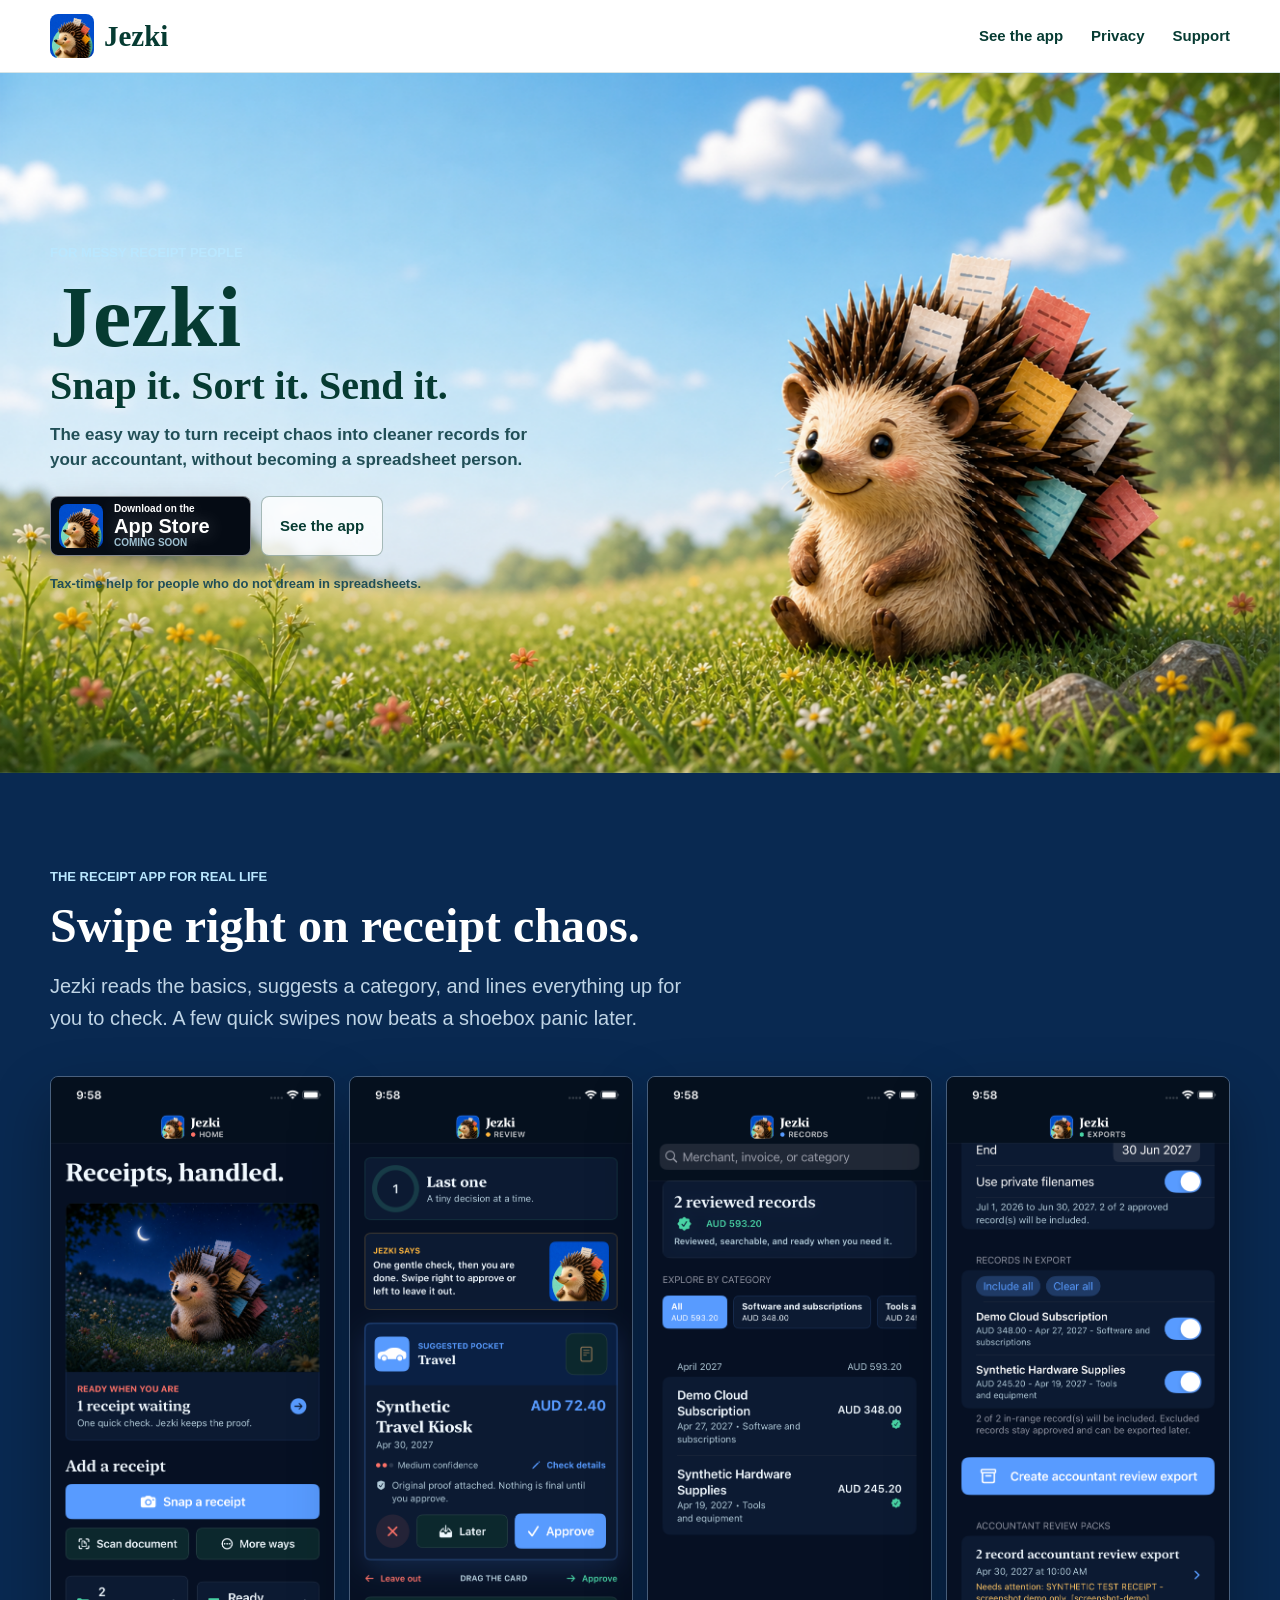
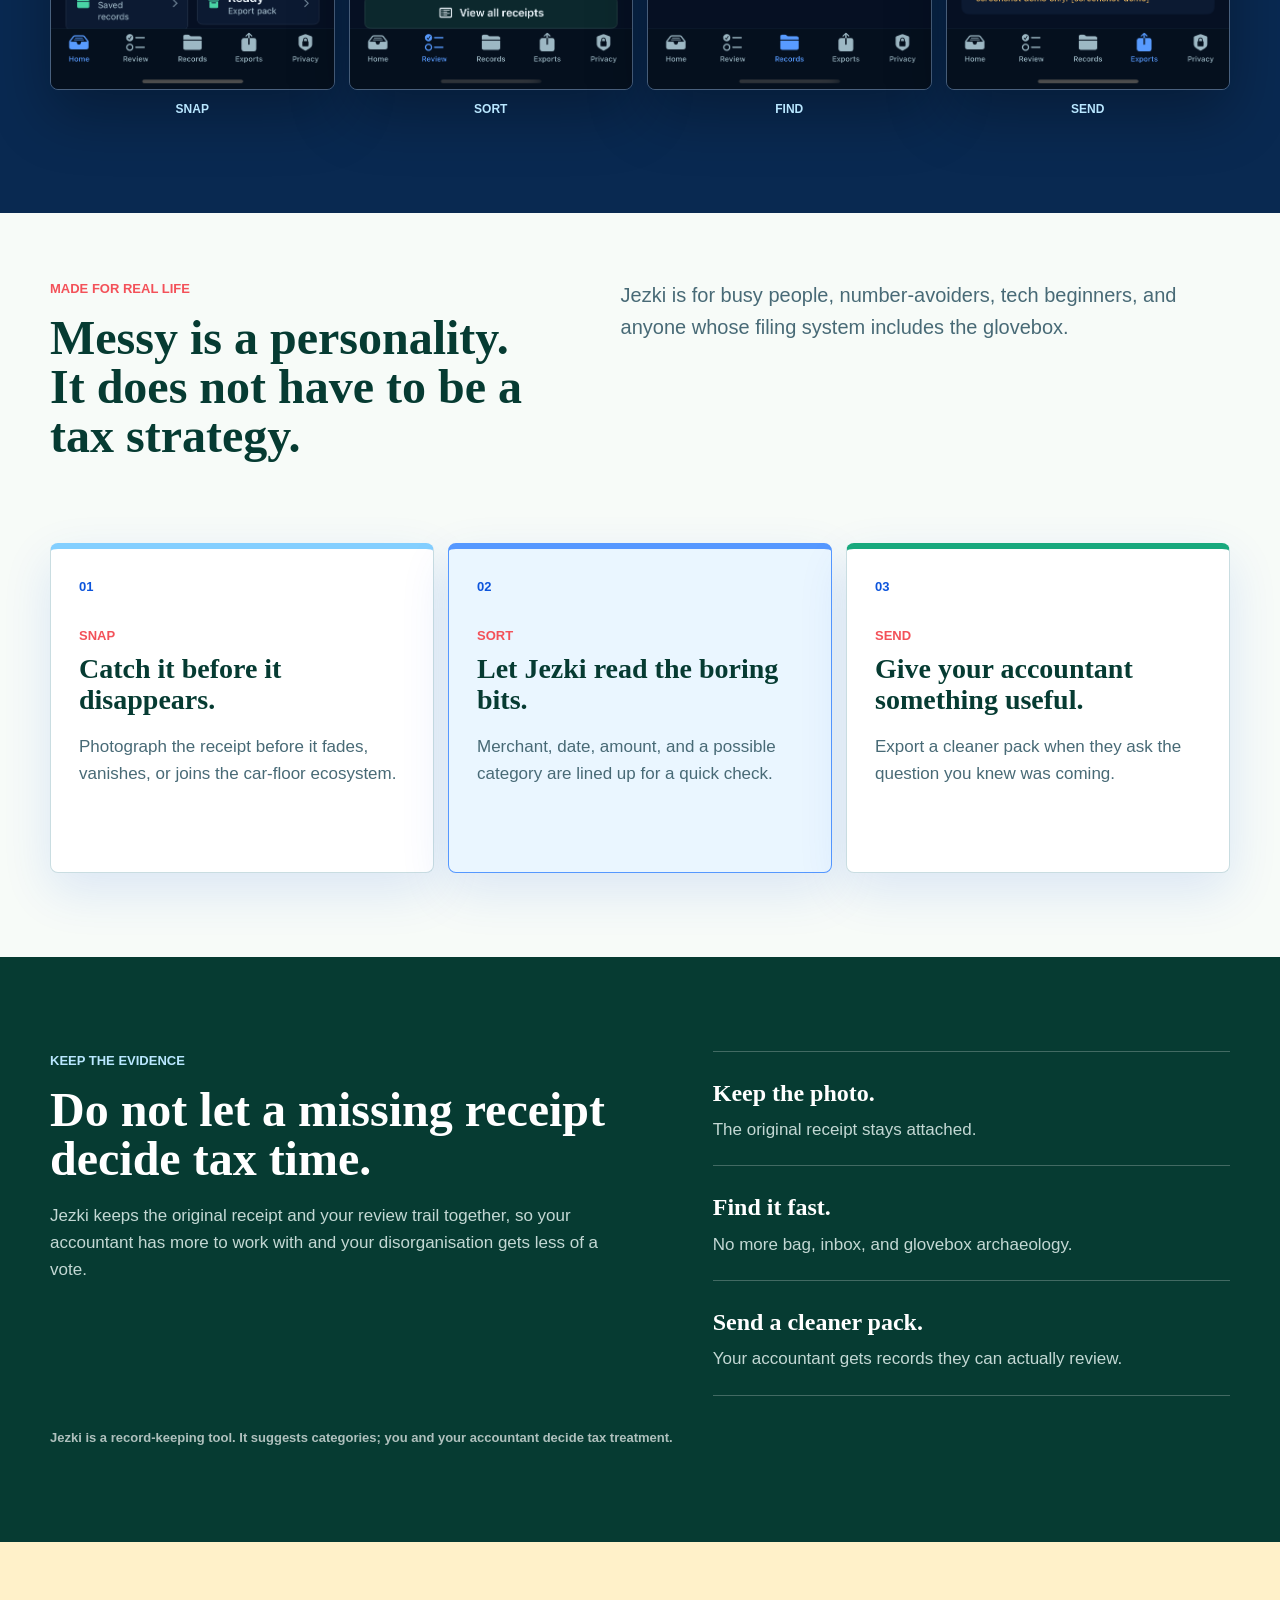
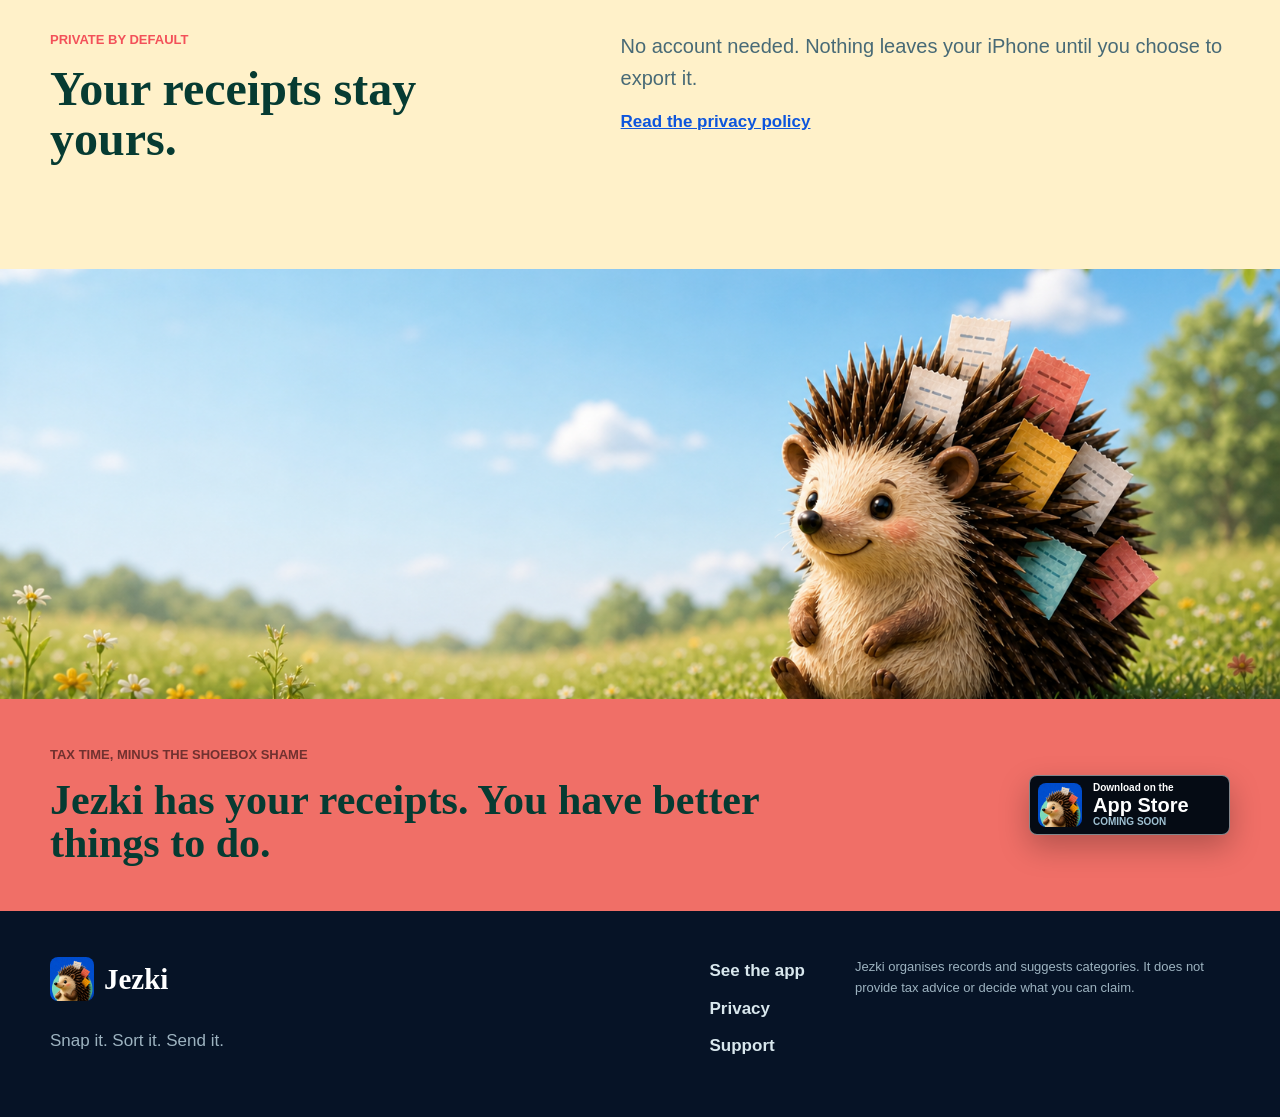
<file: index.html>
<!doctype html>
<html lang="en">
<head>
  <meta charset="utf-8">
  <meta name="viewport" content="width=device-width, initial-scale=1">
  <title>Jezki - Snap, sort, and send business receipts</title>
  <meta name="description" content="Jezki is the easy iPhone app for snapping, sorting, and sending business receipts and invoices to your accountant.">
  <meta name="theme-color" content="#061326">
  <meta property="og:type" content="website">
  <meta property="og:title" content="Jezki - Snap it. Sort it. Send it.">
  <meta property="og:description" content="A fun, simple way to turn receipt chaos into cleaner records for your accountant.">
  <link rel="stylesheet" href="assets/styles-v5.css">
  <link rel="icon" href="assets/jezki-icon.png">
</head>
<body>
  <a class="skip-link" href="#main">Skip to content</a>

  <header class="site-header">
    <div class="wrap header-inner">
      <a class="brand" href="index.html" aria-label="Jezki home">
        <img src="assets/jezki-icon.png" alt="" width="44" height="44">
        <span>Jezki</span>
      </a>
      <nav class="nav" aria-label="Primary">
        <a href="#screens">See the app</a>
        <a href="#privacy">Privacy</a>
        <a href="support.html">Support</a>
      </nav>
    </div>
  </header>

  <main id="main">
    <section class="hero" aria-labelledby="hero-title">
      <picture class="hero-media" aria-hidden="true">
        <source srcset="assets/jezki-hero-calm-wide-night.png" media="(max-width: 700px)">
        <source srcset="assets/jezki-hero-calm-wide-night.png" media="(prefers-color-scheme: dark)">
        <img src="assets/jezki-hero-calm-wide-day.png" alt="" width="1792" height="1024">
      </picture>
      <div class="wrap hero-inner">
        <div class="hero-copy">
          <p class="eyebrow light">For messy receipt people</p>
          <h1 id="hero-title">Jezki</h1>
          <p class="hero-promise">Snap it. Sort it. Send it.</p>
          <p class="hero-detail">The easy way to turn receipt chaos into cleaner records for your accountant, without becoming a spreadsheet person.</p>
          <div class="hero-actions">
            <a class="store-link" id="app-store" href="#app-store" aria-label="Jezki for iPhone. App Store link coming soon.">
              <img src="assets/jezki-icon.png" alt="" width="48" height="48">
              <span><small>Download on the</small><strong>App Store</strong><em>Coming soon</em></span>
            </a>
            <a class="button glass" href="#screens">See the app</a>
          </div>
          <p class="hero-note">Tax-time help for people who do not dream in spreadsheets.</p>
        </div>
      </div>
    </section>

    <section class="app-showcase" id="screens" aria-labelledby="showcase-title">
      <div class="wrap">
        <div class="showcase-head">
          <p class="eyebrow light">The receipt app for real life</p>
          <h2 id="showcase-title">Swipe right on receipt chaos.</h2>
          <p>Jezki reads the basics, suggests a category, and lines everything up for you to check. A few quick swipes now beats a shoebox panic later.</p>
        </div>
        <div class="screen-row" aria-label="Jezki app screens">
          <figure>
            <img src="assets/app-home-dark.png?v=20260711-3" alt="Jezki home screen with one calm review queue and clear receipt actions" width="590" height="1277" loading="lazy">
            <figcaption>Snap</figcaption>
          </figure>
          <figure>
            <img src="assets/app-review-dark.png?v=20260711-3" alt="Jezki review screen showing a colourful category-aware receipt card ready to swipe" width="590" height="1277" loading="lazy">
            <figcaption>Sort</figcaption>
          </figure>
          <figure>
            <img src="assets/app-records-dark.png?v=20260711-3" alt="Jezki records screen with search, category filters, and reviewed totals" width="590" height="1277" loading="lazy">
            <figcaption>Find</figcaption>
          </figure>
          <figure>
            <img src="assets/app-exports-dark.png?v=20260711-3" alt="Jezki export screen preparing reviewed records for an accountant" width="590" height="1277" loading="lazy">
            <figcaption>Send</figcaption>
          </figure>
        </div>
      </div>
    </section>

    <section class="section intro" id="how-it-works" aria-labelledby="intro-title">
      <div class="wrap split-intro">
        <div>
          <p class="eyebrow">Made for real life</p>
          <h2 id="intro-title">Messy is a personality. It does not have to be a tax strategy.</h2>
        </div>
        <p class="section-lede">Jezki is for busy people, number-avoiders, tech beginners, and anyone whose filing system includes the glovebox.</p>
      </div>
    </section>

    <section class="section workflow" aria-label="Jezki workflow">
      <div class="wrap workflow-grid">
        <article class="workflow-step gather-step">
          <span class="step-number">01</span>
          <p class="step-kicker">Snap</p>
          <h3>Catch it before it disappears.</h3>
          <p>Photograph the receipt before it fades, vanishes, or joins the car-floor ecosystem.</p>
        </article>
        <article class="workflow-step review-step">
          <span class="step-number">02</span>
          <p class="step-kicker">Sort</p>
          <h3>Let Jezki read the boring bits.</h3>
          <p>Merchant, date, amount, and a possible category are lined up for a quick check.</p>
        </article>
        <article class="workflow-step export-step">
          <span class="step-number">03</span>
          <p class="step-kicker">Send</p>
          <h3>Give your accountant something useful.</h3>
          <p>Export a cleaner pack when they ask the question you knew was coming.</p>
        </article>
      </div>
    </section>

    <section class="privacy-band tax-band" aria-labelledby="tax-title">
      <div class="wrap privacy-grid">
        <div>
          <p class="eyebrow light">Keep the evidence</p>
          <h2 id="tax-title">Do not let a missing receipt decide tax time.</h2>
          <p>Jezki keeps the original receipt and your review trail together, so your accountant has more to work with and your disorganisation gets less of a vote.</p>
        </div>
        <ul class="privacy-list">
          <li><strong>Keep the photo.</strong><span>The original receipt stays attached.</span></li>
          <li><strong>Find it fast.</strong><span>No more bag, inbox, and glovebox archaeology.</span></li>
          <li><strong>Send a cleaner pack.</strong><span>Your accountant gets records they can actually review.</span></li>
        </ul>
      </div>
      <p class="wrap compact-disclaimer">Jezki is a record-keeping tool. It suggests categories; you and your accountant decide tax treatment.</p>
    </section>

    <section class="section boundary" id="privacy" aria-labelledby="privacy-title">
      <div class="wrap split-intro">
        <div>
          <p class="eyebrow">Private by default</p>
          <h2 id="privacy-title">Your receipts stay yours.</h2>
        </div>
        <div>
          <p class="section-lede">No account needed. Nothing leaves your iPhone until you choose to export it.</p>
          <a class="text-link" href="privacy.html">Read the privacy policy</a>
        </div>
      </div>
    </section>

    <section class="closing" aria-label="Jezki carrying a bundle of receipts through a flower meadow">
      <picture aria-hidden="true">
        <source srcset="assets/jezki-hero-calm-wide-night.png" media="(max-width: 700px)">
        <source srcset="assets/jezki-hero-calm-wide-night.png" media="(prefers-color-scheme: dark)">
        <img src="assets/jezki-hero-calm-wide-day.png" alt="" width="1792" height="1024" loading="lazy">
      </picture>
    </section>

    <section class="closing-cta" id="download" aria-labelledby="closing-title">
      <div class="wrap closing-cta-inner">
        <div>
          <p class="eyebrow">Tax time, minus the shoebox shame</p>
          <h2 id="closing-title">Jezki has your receipts. You have better things to do.</h2>
        </div>
        <a class="store-link store-link-dark" href="#app-store" aria-label="Jezki for iPhone. App Store link coming soon.">
          <img src="assets/jezki-icon.png" alt="" width="48" height="48">
          <span><small>Download on the</small><strong>App Store</strong><em>Coming soon</em></span>
        </a>
      </div>
    </section>
  </main>

  <footer class="site-footer">
    <div class="wrap footer-grid">
      <div>
        <a class="brand footer-brand" href="index.html" aria-label="Jezki home">
          <img src="assets/jezki-icon.png" alt="" width="44" height="44">
          <span>Jezki</span>
        </a>
        <p>Snap it. Sort it. Send it.</p>
      </div>
      <nav aria-label="Footer">
        <a href="#screens">See the app</a>
        <a href="privacy.html">Privacy</a>
        <a href="support.html">Support</a>
      </nav>
      <p class="footer-note">Jezki organises records and suggests categories. It does not provide tax advice or decide what you can claim.</p>
    </div>
  </footer>
  <script src="assets/motion.js" defer></script>
</body>
</html>
</file>
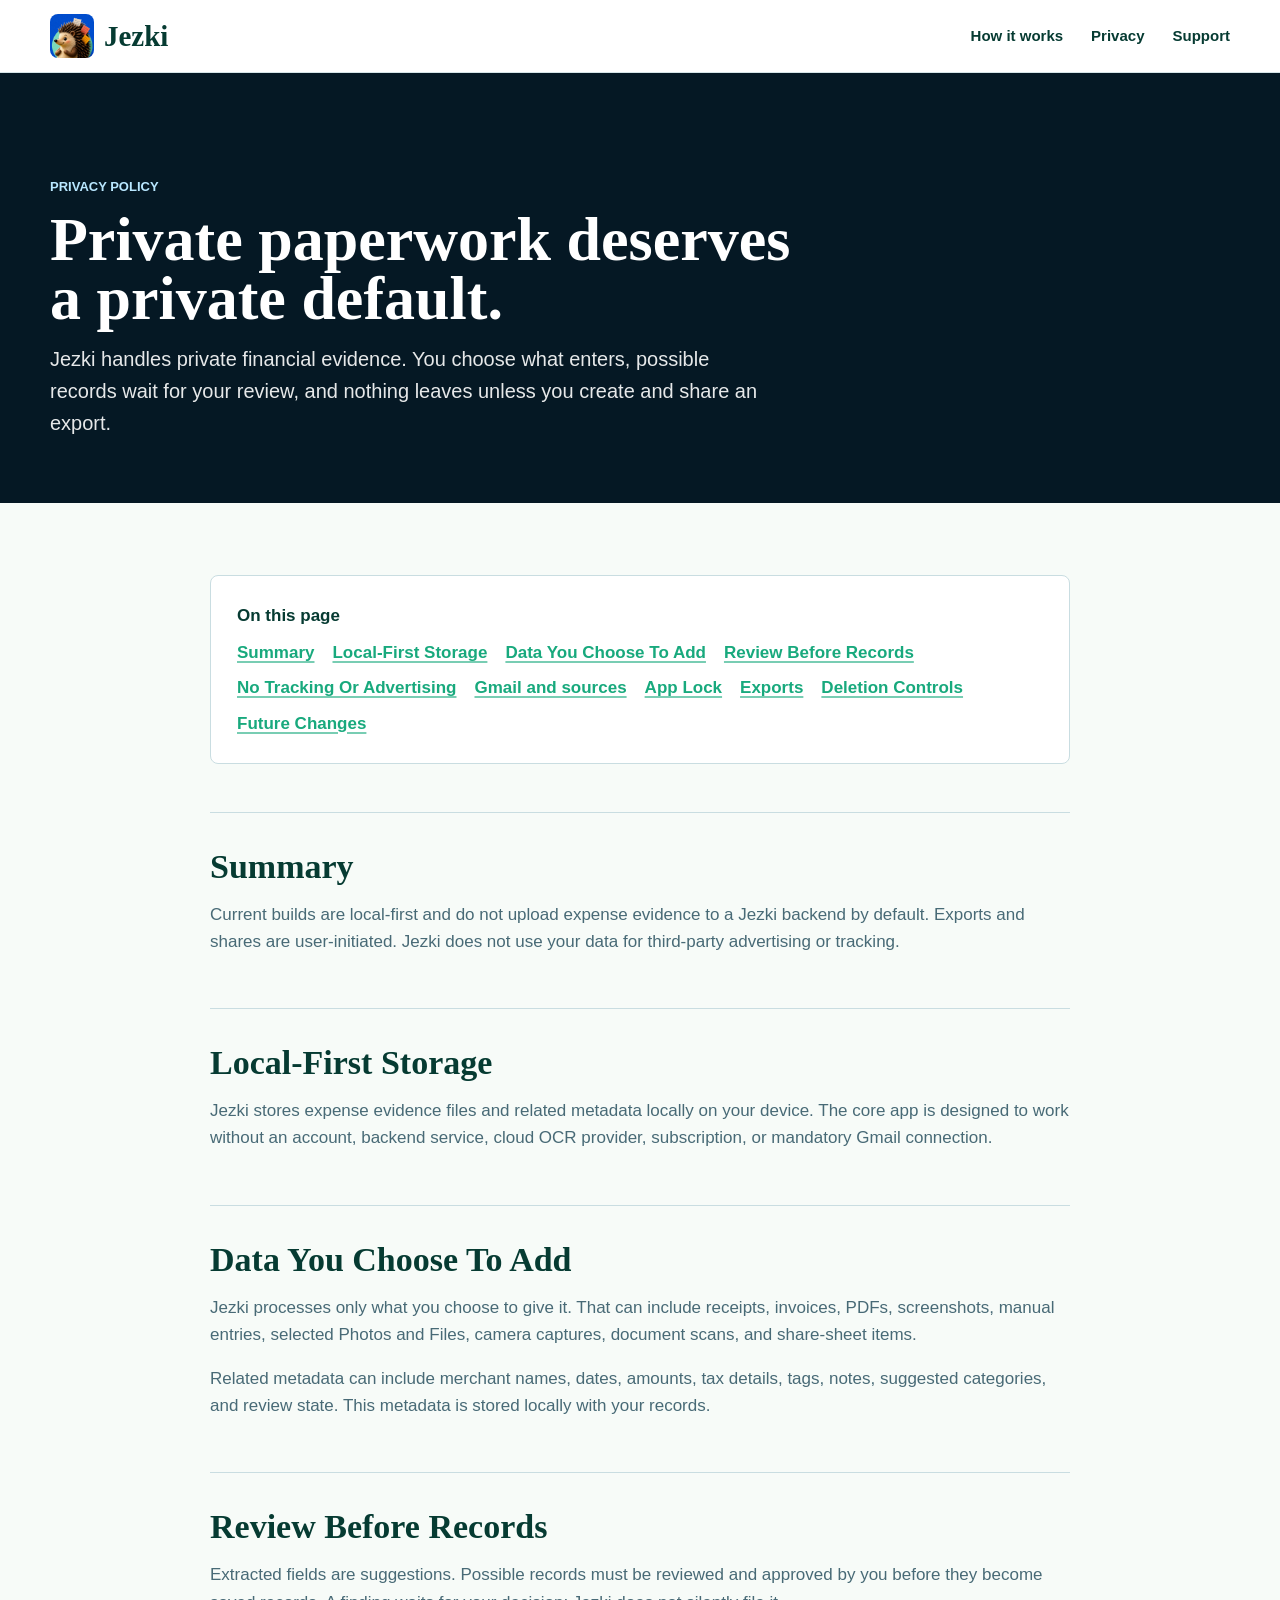
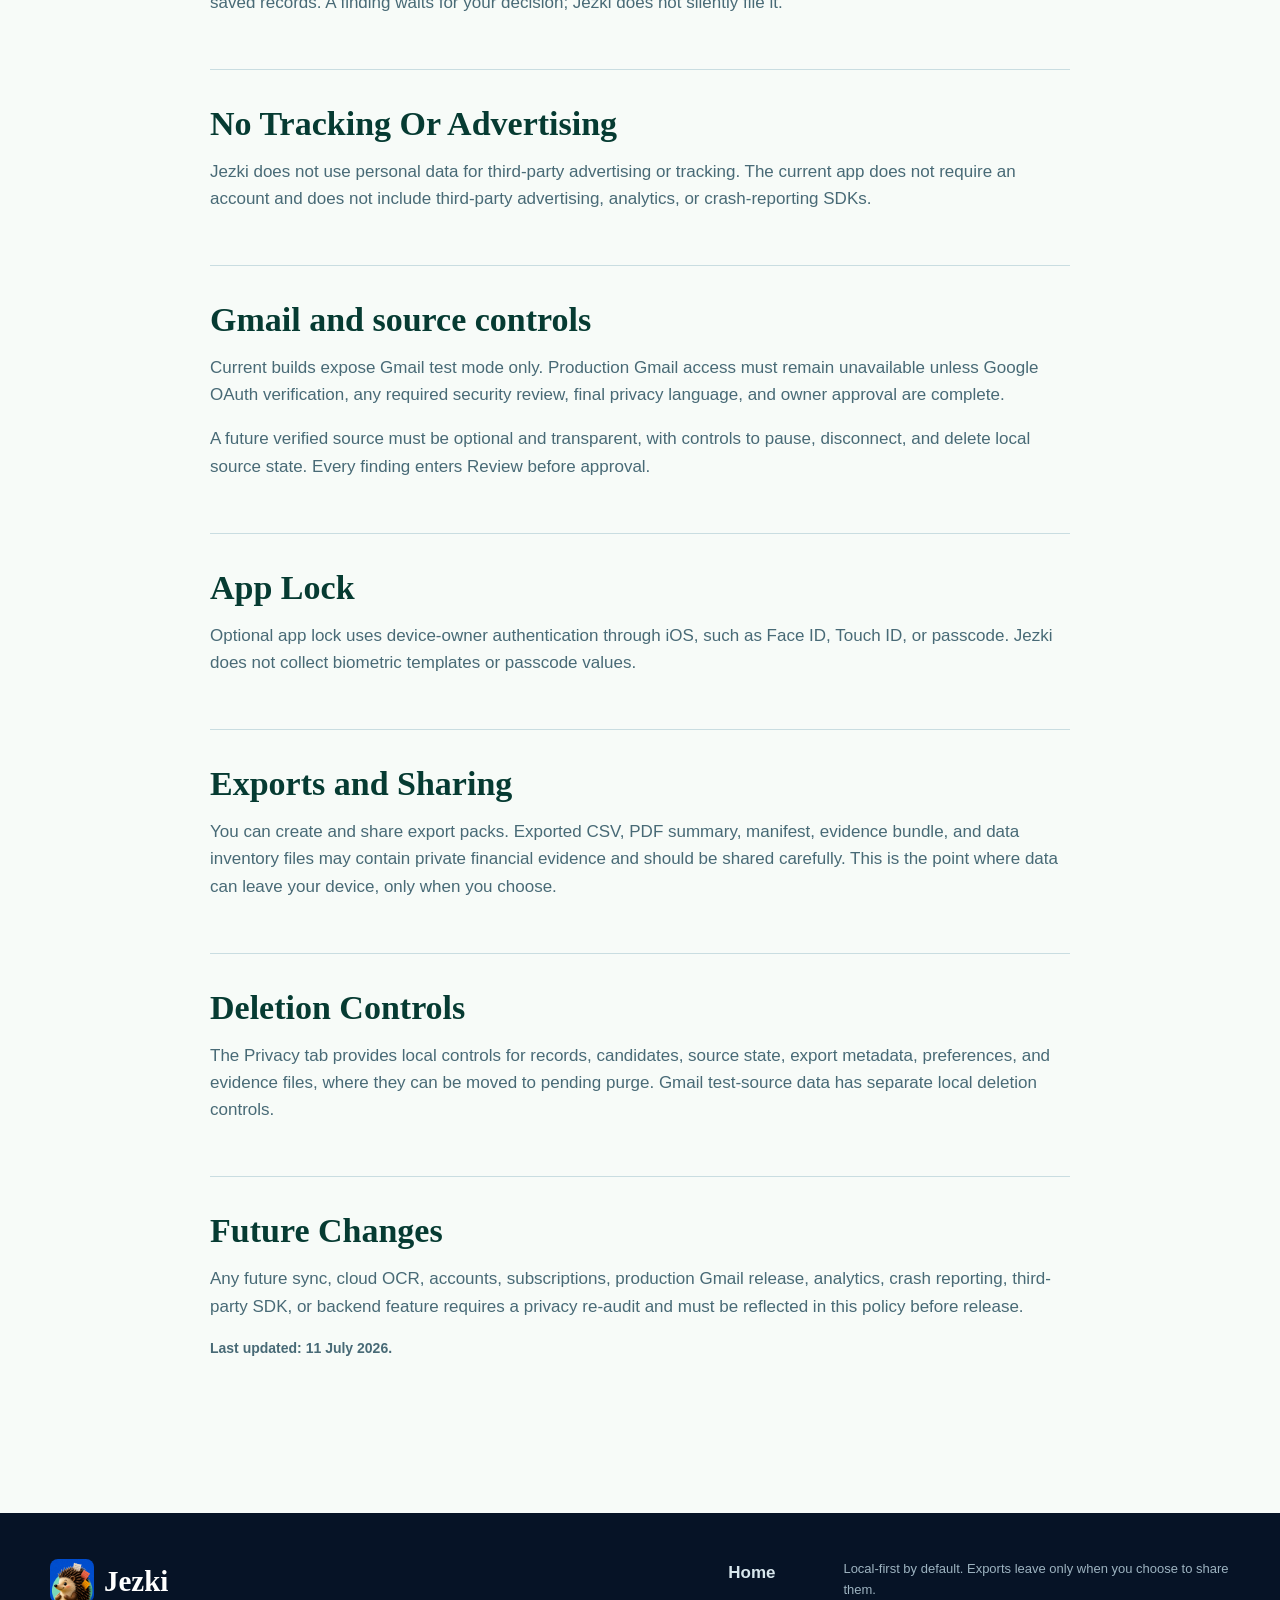
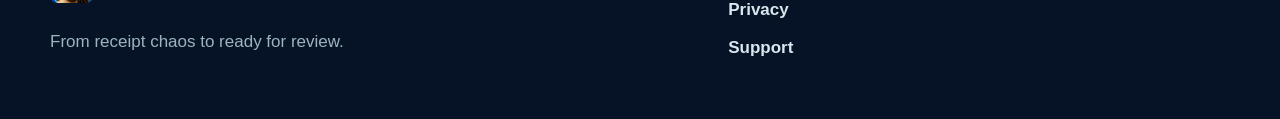
<file: privacy.html>
<!doctype html>
<html lang="en">
<head>
  <meta charset="utf-8">
  <meta name="viewport" content="width=device-width, initial-scale=1">
  <title>Jezki Privacy Policy</title>
  <meta name="description" content="Jezki's privacy policy explains local-first storage, review before records, no tracking or advertising, exports, deletion controls, and future changes.">
  <meta name="theme-color" content="#061326">
  <link rel="stylesheet" href="assets/styles-v5.css">
  <link rel="icon" href="assets/jezki-icon.png">
</head>
<body>
  <a class="skip-link" href="#main">Skip to content</a>
  <header class="site-header">
    <div class="wrap header-inner">
      <a class="brand" href="index.html" aria-label="Jezki home"><img src="assets/jezki-icon.png" alt="" width="44" height="44"><span>Jezki</span></a>
      <nav class="nav" aria-label="Primary"><a href="index.html#how-it-works">How it works</a><a aria-current="page" href="privacy.html">Privacy</a><a href="support.html">Support</a></nav>
    </div>
  </header>

  <main id="main">
    <section class="page-hero" aria-labelledby="privacy-title">
      <picture aria-hidden="true"><source srcset="assets/jezki-hero-calm-night.png" media="(max-width: 700px)"><source srcset="assets/jezki-hero-calm-night.png" media="(prefers-color-scheme: dark)"><img src="assets/jezki-hero-calm-day.png" alt="" width="1536" height="1024"></picture>
      <div class="wrap">
        <p class="eyebrow light">Privacy policy</p>
        <h1 id="privacy-title">Private paperwork deserves a private default.</h1>
        <p class="lede">Jezki handles private financial evidence. You choose what enters, possible records wait for your review, and nothing leaves unless you create and share an export.</p>
      </div>
    </section>

    <div class="reading">
      <div class="wrap">
        <nav class="toc" aria-label="On this page">
          <p>On this page</p>
          <ul><li><a href="#summary">Summary</a></li><li><a href="#local">Local-First Storage</a></li><li><a href="#data">Data You Choose To Add</a></li><li><a href="#review">Review Before Records</a></li><li><a href="#tracking">No Tracking Or Advertising</a></li><li><a href="#gmail">Gmail and sources</a></li><li><a href="#lock">App Lock</a></li><li><a href="#exports">Exports</a></li><li><a href="#deletion">Deletion Controls</a></li><li><a href="#future">Future Changes</a></li></ul>
        </nav>

        <section class="doc-block" id="summary" aria-labelledby="summary-title">
          <h2 id="summary-title">Summary</h2>
          <p>Current builds are local-first and do not upload expense evidence to a Jezki backend by default. Exports and shares are user-initiated. Jezki does not use your data for third-party advertising or tracking.</p>
        </section>

        <section class="doc-block" id="local" aria-labelledby="local-title">
          <h2 id="local-title">Local-First Storage</h2>
          <p>Jezki stores expense evidence files and related metadata locally on your device. The core app is designed to work without an account, backend service, cloud OCR provider, subscription, or mandatory Gmail connection.</p>
        </section>

        <section class="doc-block" id="data" aria-labelledby="data-title">
          <h2 id="data-title">Data You Choose To Add</h2>
          <p>Jezki processes only what you choose to give it. That can include receipts, invoices, PDFs, screenshots, manual entries, selected Photos and Files, camera captures, document scans, and share-sheet items.</p>
          <p>Related metadata can include merchant names, dates, amounts, tax details, tags, notes, suggested categories, and review state. This metadata is stored locally with your records.</p>
        </section>

        <section class="doc-block" id="review" aria-labelledby="review-title">
          <h2 id="review-title">Review Before Records</h2>
          <p>Extracted fields are suggestions. Possible records must be reviewed and approved by you before they become saved records. A finding waits for your decision; Jezki does not silently file it.</p>
        </section>

        <section class="doc-block" id="tracking" aria-labelledby="tracking-title">
          <h2 id="tracking-title">No Tracking Or Advertising</h2>
          <p>Jezki does not use personal data for third-party advertising or tracking. The current app does not require an account and does not include third-party advertising, analytics, or crash-reporting SDKs.</p>
        </section>

        <section class="doc-block" id="gmail" aria-labelledby="gmail-title">
          <h2 id="gmail-title">Gmail and source controls</h2>
          <p>Current builds expose Gmail test mode only. Production Gmail access must remain unavailable unless Google OAuth verification, any required security review, final privacy language, and owner approval are complete.</p>
          <p>A future verified source must be optional and transparent, with controls to pause, disconnect, and delete local source state. Every finding enters Review before approval.</p>
        </section>

        <section class="doc-block" id="lock" aria-labelledby="lock-title">
          <h2 id="lock-title">App Lock</h2>
          <p>Optional app lock uses device-owner authentication through iOS, such as Face ID, Touch ID, or passcode. Jezki does not collect biometric templates or passcode values.</p>
        </section>

        <section class="doc-block" id="exports" aria-labelledby="exports-title">
          <h2 id="exports-title">Exports and Sharing</h2>
          <p>You can create and share export packs. Exported CSV, PDF summary, manifest, evidence bundle, and data inventory files may contain private financial evidence and should be shared carefully. This is the point where data can leave your device, only when you choose.</p>
        </section>

        <section class="doc-block" id="deletion" aria-labelledby="deletion-title">
          <h2 id="deletion-title">Deletion Controls</h2>
          <p>The Privacy tab provides local controls for records, candidates, source state, export metadata, preferences, and evidence files, where they can be moved to pending purge. Gmail test-source data has separate local deletion controls.</p>
        </section>

        <section class="doc-block" id="future" aria-labelledby="future-title">
          <h2 id="future-title">Future Changes</h2>
          <p>Any future sync, cloud OCR, accounts, subscriptions, production Gmail release, analytics, crash reporting, third-party SDK, or backend feature requires a privacy re-audit and must be reflected in this policy before release.</p>
          <p class="updated">Last updated: 11 July 2026.</p>
        </section>
      </div>
    </div>
  </main>

  <footer class="site-footer">
    <div class="wrap footer-grid">
      <div><a class="brand footer-brand" href="index.html" aria-label="Jezki home"><img src="assets/jezki-icon.png" alt="" width="44" height="44"><span>Jezki</span></a><p>From receipt chaos to ready for review.</p></div>
      <nav aria-label="Footer"><a href="index.html">Home</a><a href="privacy.html">Privacy</a><a href="support.html">Support</a></nav>
      <p class="footer-note">Local-first by default. Exports leave only when you choose to share them.</p>
    </div>
  </footer>
  <script src="assets/motion.js" defer></script>
</body>
</html>
</file>
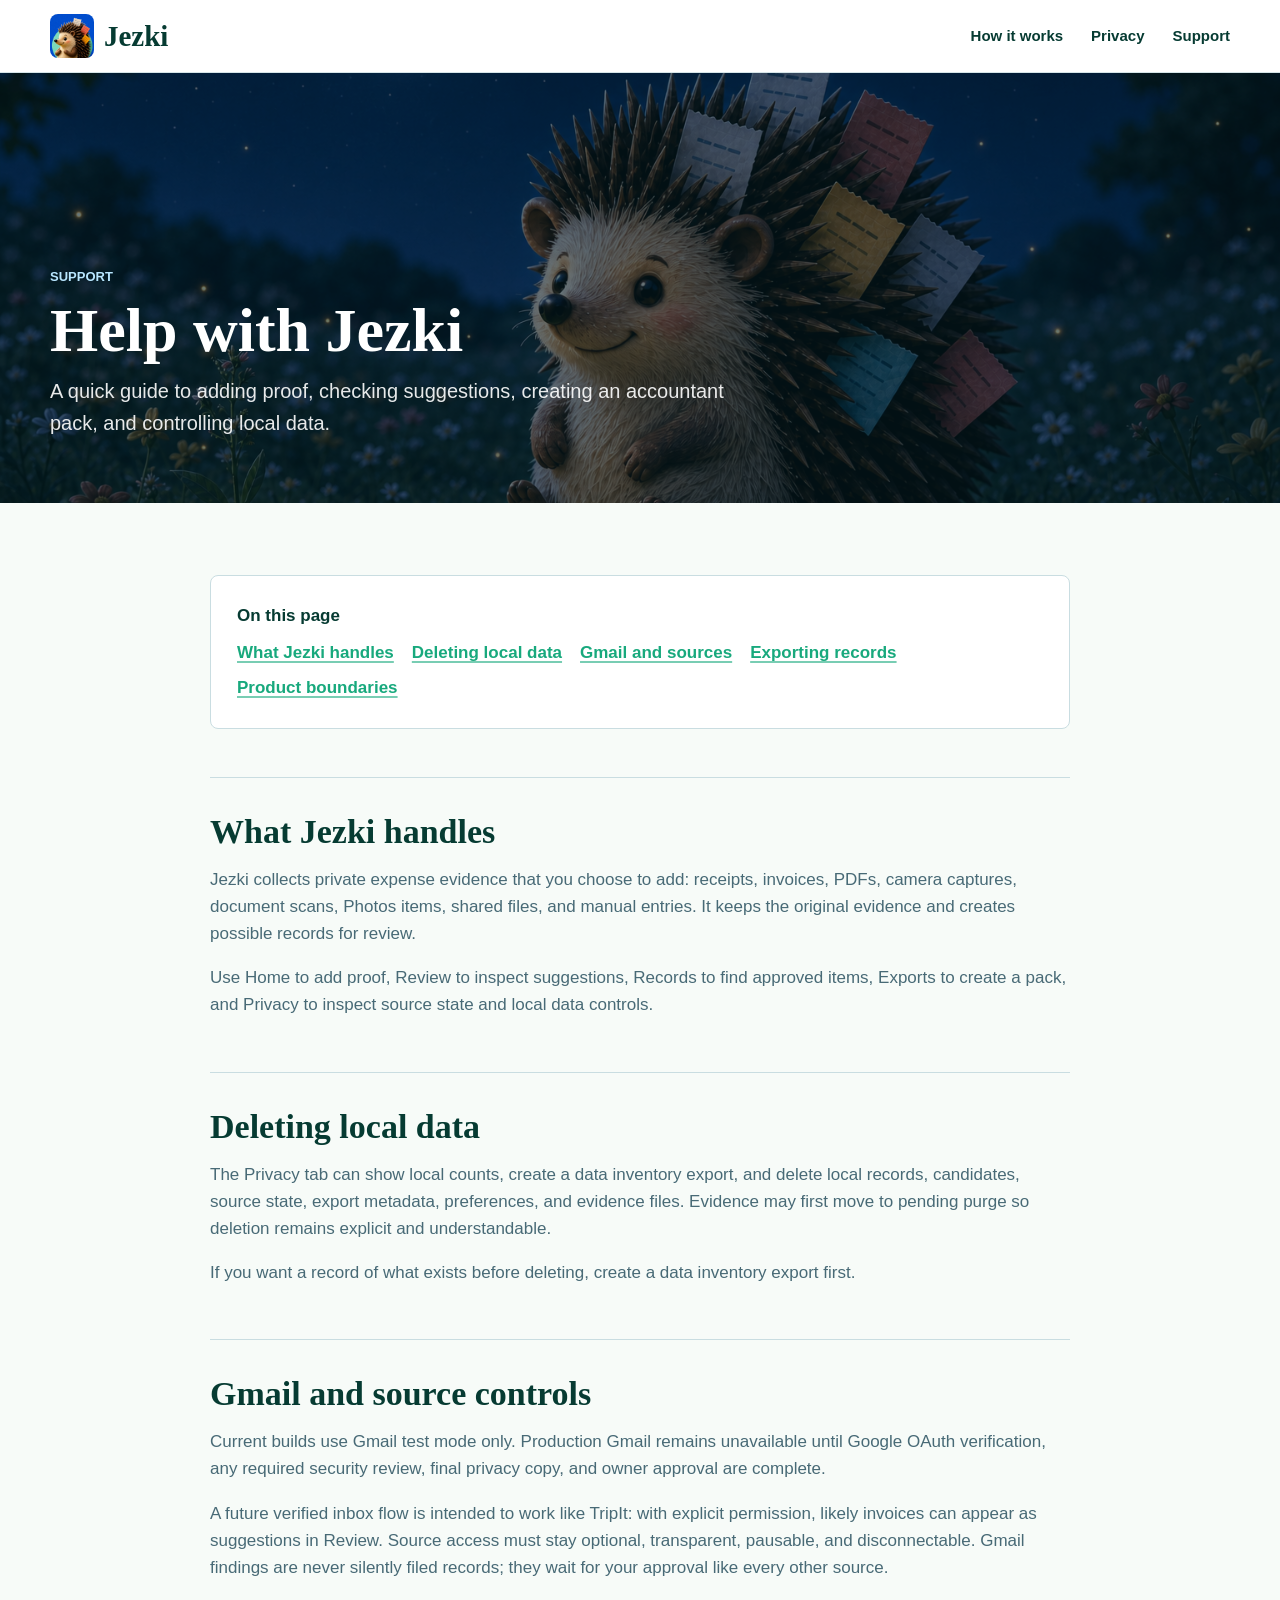
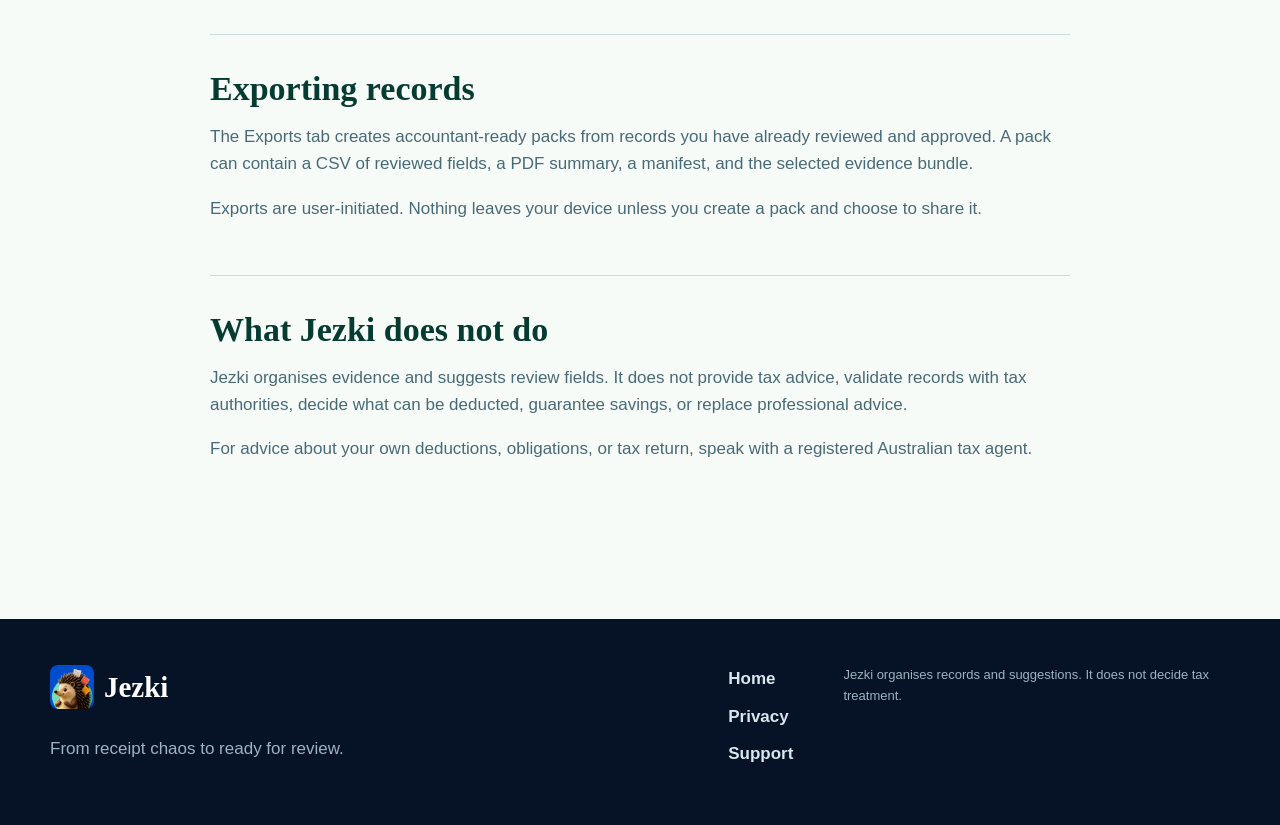
<file: support.html>
<!doctype html>
<html lang="en">
<head>
  <meta charset="utf-8">
  <meta name="viewport" content="width=device-width, initial-scale=1">
  <title>Jezki Support</title>
  <meta name="description" content="A quick guide to adding, reviewing, exporting, and deleting records in Jezki.">
  <meta name="theme-color" content="#061326">
  <link rel="stylesheet" href="assets/styles-v5.css">
  <link rel="icon" href="assets/jezki-icon.png">
</head>
<body>
  <a class="skip-link" href="#main">Skip to content</a>
  <header class="site-header">
    <div class="wrap header-inner">
      <a class="brand" href="index.html" aria-label="Jezki home"><img src="assets/jezki-icon.png" alt="" width="44" height="44"><span>Jezki</span></a>
      <nav class="nav" aria-label="Primary"><a href="index.html#how-it-works">How it works</a><a href="privacy.html">Privacy</a><a aria-current="page" href="support.html">Support</a></nav>
    </div>
  </header>

  <main id="main">
    <section class="page-hero" aria-labelledby="support-title">
      <picture aria-hidden="true"><source srcset="assets/jezki-hero-calm-night.png" media="(max-width: 700px)"><source srcset="assets/jezki-hero-calm-night.png" media="(prefers-color-scheme: dark)"><img src="assets/jezki-hero-calm-day.png" alt="" width="1536" height="1024"></picture>
      <div class="wrap">
        <p class="eyebrow light">Support</p>
        <h1 id="support-title">Help with Jezki</h1>
        <p class="lede">A quick guide to adding proof, checking suggestions, creating an accountant pack, and controlling local data.</p>
      </div>
    </section>

    <div class="reading">
      <div class="wrap">
        <nav class="toc" aria-label="On this page">
          <p>On this page</p>
          <ul><li><a href="#handles">What Jezki handles</a></li><li><a href="#delete">Deleting local data</a></li><li><a href="#gmail">Gmail and sources</a></li><li><a href="#exports">Exporting records</a></li><li><a href="#scope">Product boundaries</a></li></ul>
        </nav>

        <section class="doc-block" id="handles" aria-labelledby="handles-title">
          <h2 id="handles-title">What Jezki handles</h2>
          <p>Jezki collects private expense evidence that you choose to add: receipts, invoices, PDFs, camera captures, document scans, Photos items, shared files, and manual entries. It keeps the original evidence and creates possible records for review.</p>
          <p>Use Home to add proof, Review to inspect suggestions, Records to find approved items, Exports to create a pack, and Privacy to inspect source state and local data controls.</p>
        </section>

        <section class="doc-block" id="delete" aria-labelledby="delete-title">
          <h2 id="delete-title">Deleting local data</h2>
          <p>The Privacy tab can show local counts, create a data inventory export, and delete local records, candidates, source state, export metadata, preferences, and evidence files. Evidence may first move to pending purge so deletion remains explicit and understandable.</p>
          <p>If you want a record of what exists before deleting, create a data inventory export first.</p>
        </section>

        <section class="doc-block" id="gmail" aria-labelledby="gmail-title">
          <h2 id="gmail-title">Gmail and source controls</h2>
          <p>Current builds use Gmail test mode only. Production Gmail remains unavailable until Google OAuth verification, any required security review, final privacy copy, and owner approval are complete.</p>
          <p>A future verified inbox flow is intended to work like TripIt: with explicit permission, likely invoices can appear as suggestions in Review. Source access must stay optional, transparent, pausable, and disconnectable. Gmail findings are never silently filed records; they wait for your approval like every other source.</p>
        </section>

        <section class="doc-block" id="exports" aria-labelledby="exports-title">
          <h2 id="exports-title">Exporting records</h2>
          <p>The Exports tab creates accountant-ready packs from records you have already reviewed and approved. A pack can contain a CSV of reviewed fields, a PDF summary, a manifest, and the selected evidence bundle.</p>
          <p>Exports are user-initiated. Nothing leaves your device unless you create a pack and choose to share it.</p>
        </section>

        <section class="doc-block" id="scope" aria-labelledby="scope-title">
          <h2 id="scope-title">What Jezki does not do</h2>
          <p>Jezki organises evidence and suggests review fields. It does not provide tax advice, validate records with tax authorities, decide what can be deducted, guarantee savings, or replace professional advice.</p>
          <p>For advice about your own deductions, obligations, or tax return, speak with a registered Australian tax agent.</p>
        </section>
      </div>
    </div>
  </main>

  <footer class="site-footer">
    <div class="wrap footer-grid">
      <div><a class="brand footer-brand" href="index.html" aria-label="Jezki home"><img src="assets/jezki-icon.png" alt="" width="44" height="44"><span>Jezki</span></a><p>From receipt chaos to ready for review.</p></div>
      <nav aria-label="Footer"><a href="index.html">Home</a><a href="privacy.html">Privacy</a><a href="support.html">Support</a></nav>
      <p class="footer-note">Jezki organises records and suggestions. It does not decide tax treatment.</p>
    </div>
  </footer>
  <script src="assets/motion.js" defer></script>
</body>
</html>
</file>
<file: assets/styles-v5.css>
:root {
  color-scheme: light dark;
  --paper: #f7fbf8;
  --paper-strong: #ffffff;
  --surface: #ffffff;
  --surface-blue: #eaf6ff;
  --surface-mint: #e5f7ef;
  --surface-amber: #fff1c9;
  --ink: #063b32;
  --ink-soft: #486a76;
  --line: #c9dde1;
  --cobalt: #0d55dc;
  --cobalt-bright: #5598ff;
  --sky: #83cfff;
  --coral: #f35159;
  --mint: #18a97d;
  --amber: #f0a92e;
  --night: #061326;
  --deep-green: #063b32;
  --showcase: #092951;
  --hero-ink: #063b32;
  --hero-soft: #214f57;
  --hero-glass: rgba(255, 255, 255, .78);
  --display: "Iowan Old Style", "Palatino Linotype", Palatino, Georgia, serif;
  --sans: -apple-system, BlinkMacSystemFont, "Segoe UI", sans-serif;
  --shadow: 0 18px 50px rgba(13, 85, 220, .12);
}

* {
  box-sizing: border-box;
}

html {
  scroll-behavior: smooth;
}

body {
  margin: 0;
  overflow-x: hidden;
  background: var(--paper);
  color: var(--ink);
  font-family: var(--sans);
  font-size: 17px;
  line-height: 1.6;
  letter-spacing: 0;
  text-rendering: optimizeLegibility;
}

img {
  display: block;
  max-width: 100%;
}

a {
  color: inherit;
}

.wrap {
  width: min(1180px, calc(100% - 48px));
  margin: 0 auto;
}

.skip-link {
  position: fixed;
  top: 12px;
  left: 12px;
  z-index: 100;
  padding: 10px 14px;
  border: 2px solid var(--cobalt);
  border-radius: 6px;
  background: var(--surface);
  color: var(--ink);
  transform: translateY(-160%);
}

.skip-link:focus {
  transform: translateY(0);
}

:focus-visible {
  outline: 3px solid var(--amber);
  outline-offset: 4px;
}

.site-header {
  position: sticky;
  top: 0;
  z-index: 20;
  min-height: 72px;
  border-bottom: 1px solid color-mix(in srgb, var(--line) 75%, transparent);
  background: color-mix(in srgb, var(--paper-strong) 91%, transparent);
  backdrop-filter: blur(18px);
}

.header-inner {
  min-height: 72px;
  display: flex;
  align-items: center;
  justify-content: space-between;
  gap: 28px;
}

.brand {
  display: inline-flex;
  align-items: center;
  gap: 10px;
  color: var(--ink);
  font-family: var(--display);
  font-size: 29px;
  font-weight: 800;
  line-height: 1;
  text-decoration: none;
}

.brand img {
  width: 44px;
  height: 44px;
  border-radius: 8px;
}

.nav {
  display: flex;
  align-items: center;
  gap: 28px;
  font-size: 15px;
  font-weight: 750;
}

.nav a,
.site-footer nav a {
  text-decoration: none;
}

.nav a:hover,
.site-footer nav a:hover,
.text-link:hover {
  color: var(--cobalt);
}

.hero {
  position: relative;
  isolation: isolate;
  height: min(700px, calc(100svh - 72px));
  min-height: 610px;
  overflow: hidden;
  background: #83cfff;
  color: var(--hero-ink);
}

.hero-media,
.hero-media img {
  position: absolute;
  inset: 0;
  width: 100%;
  height: 100%;
}

.hero-media img {
  object-fit: cover;
  object-position: center center;
  animation: scene-reveal 900ms ease-out both, scene-breathe 14s 900ms ease-in-out infinite alternate;
}

.hero-inner {
  position: relative;
  z-index: 2;
  height: 100%;
  display: flex;
  align-items: center;
}

.hero-copy {
  width: min(535px, 44%);
  padding: 42px 0 50px;
  text-shadow: 0 1px 18px rgba(255, 255, 255, .38);
  animation: copy-reveal 700ms 180ms ease-out both;
}

.eyebrow {
  margin: 0 0 13px;
  color: var(--coral);
  font-size: 13px;
  font-weight: 850;
  letter-spacing: 0;
  text-transform: uppercase;
}

.eyebrow.light {
  color: #b9e7ff;
}

h1,
h2,
h3,
p {
  overflow-wrap: anywhere;
}

h1,
h2,
h3 {
  margin-top: 0;
  font-family: var(--display);
  letter-spacing: 0;
}

h1 {
  margin-bottom: 8px;
  font-size: 86px;
  line-height: .94;
}

.hero-promise {
  max-width: 510px;
  margin: 0 0 15px;
  font-family: var(--display);
  font-size: 40px;
  font-weight: 800;
  line-height: 1.02;
}

.hero-detail {
  max-width: 510px;
  margin: 0 0 24px;
  color: var(--hero-soft);
  font-size: 17px;
  font-weight: 600;
  line-height: 1.48;
}

.hero-note {
  margin: 18px 0 0;
  color: var(--hero-soft);
  font-size: 13px;
  font-weight: 800;
}

.hero-actions {
  display: flex;
  flex-wrap: wrap;
  gap: 10px;
}

.store-link {
  min-height: 58px;
  display: inline-flex;
  align-items: center;
  gap: 11px;
  padding: 7px 14px 7px 8px;
  border: 1px solid rgba(255, 255, 255, .5);
  border-radius: 8px;
  background: #050b14;
  color: #fff;
  line-height: 1;
  text-decoration: none;
  box-shadow: 0 12px 30px rgba(0, 0, 0, .25);
}

.store-link img {
  width: 44px;
  height: 44px;
  flex: 0 0 44px;
  border-radius: 8px;
}

.store-link span {
  min-width: 122px;
  display: grid;
  gap: 2px;
}

.store-link small,
.store-link em {
  font-family: var(--sans);
  font-size: 10px;
  font-style: normal;
  font-weight: 700;
}

.store-link strong {
  font-family: var(--sans);
  font-size: 20px;
  font-weight: 800;
}

.store-link em {
  color: #9fc1d2;
  text-transform: uppercase;
}

.store-link:hover {
  border-color: var(--sky);
}

.button {
  min-height: 48px;
  display: inline-flex;
  align-items: center;
  justify-content: center;
  padding: 12px 18px;
  border: 1px solid transparent;
  border-radius: 8px;
  font-size: 15px;
  font-weight: 800;
  line-height: 1.2;
  text-decoration: none;
  text-shadow: none;
}

.button.primary {
  background: var(--cobalt);
  color: #fff;
  box-shadow: 0 10px 30px rgba(0, 31, 110, .22);
}

.button.primary:hover {
  background: #0844bd;
}

.button.glass {
  border-color: rgba(6, 59, 50, .34);
  background: var(--hero-glass);
  color: var(--hero-ink);
  backdrop-filter: blur(12px);
}

.dark-button {
  flex: 0 0 auto;
  background: var(--deep-green);
  color: #fff;
}

.section {
  padding: 88px 0;
}

.intro {
  padding-top: 66px;
  padding-bottom: 48px;
  background: var(--paper);
}

.split-intro,
.boundary-grid,
.faq-grid {
  display: grid;
  grid-template-columns: minmax(0, .9fr) minmax(0, 1.1fr);
  gap: 72px;
  align-items: start;
}

h2 {
  margin-bottom: 18px;
  font-size: 48px;
  line-height: 1.03;
}

h3 {
  margin-bottom: 10px;
  font-size: 28px;
  line-height: 1.1;
}

.section-lede,
.section-head > p:last-child {
  margin: 0;
  color: var(--ink-soft);
  font-size: 20px;
}

.workflow {
  padding-top: 16px;
  padding-bottom: 84px;
}

.workflow-grid {
  display: grid;
  grid-template-columns: repeat(3, minmax(0, 1fr));
  gap: 14px;
}

.workflow-step {
  min-height: 330px;
  padding: 28px;
  border: 1px solid var(--line);
  border-top: 6px solid var(--sky);
  border-radius: 8px;
  background: var(--surface);
  box-shadow: var(--shadow);
}

.review-step {
  border-color: var(--cobalt-bright);
  background: var(--surface-blue);
}

.export-step {
  border-top-color: var(--mint);
}

.step-number,
.step-kicker {
  display: block;
  font-size: 13px;
  font-weight: 850;
  text-transform: uppercase;
}

.step-number {
  margin-bottom: 28px;
  color: var(--cobalt);
}

.step-kicker {
  margin: 0 0 8px;
  color: var(--coral);
}

.workflow-step > p:last-of-type {
  color: var(--ink-soft);
}

.swipe-cue {
  display: grid;
  grid-template-columns: 1fr 1.3fr 1fr;
  align-items: center;
  gap: 8px;
  margin-top: 24px;
  font-size: 12px;
  font-weight: 850;
  text-align: center;
}

.dismiss-cue {
  color: var(--coral);
}

.approve-cue {
  color: var(--mint);
}

.receipt-card {
  min-height: 86px;
  display: flex;
  flex-direction: column;
  align-items: center;
  justify-content: center;
  padding: 12px;
  border: 1px solid var(--line);
  border-radius: 8px;
  background: var(--surface);
  color: var(--ink);
  box-shadow: 0 12px 24px rgba(13, 85, 220, .12);
  font-family: var(--display);
  font-size: 18px;
}

.receipt-card small {
  font-family: var(--sans);
  font-size: 11px;
  font-weight: 650;
}

.app-showcase {
  padding: 94px 0;
  overflow: hidden;
  background: var(--showcase);
  color: #f5f9ff;
}

.showcase-head {
  max-width: 760px;
  margin-bottom: 42px;
}

.showcase-head h2 {
  color: #fff;
}

.showcase-head > p:not(.eyebrow) {
  max-width: 660px;
  margin-bottom: 0;
  color: #bfd4e5;
  font-size: 20px;
}

.showcase-points {
  margin: 30px 0 0;
  padding: 0;
  list-style: none;
  border-top: 1px solid rgba(255, 255, 255, .18);
}

.showcase-points li {
  display: grid;
  grid-template-columns: 72px 1fr;
  gap: 16px;
  padding: 17px 0;
  border-bottom: 1px solid rgba(255, 255, 255, .18);
}

.showcase-points strong {
  color: #83cfff;
}

.showcase-points span {
  color: #bfd4e5;
}

.screen-row {
  display: grid;
  grid-template-columns: repeat(4, minmax(0, 1fr));
  gap: 14px;
  align-items: start;
}

.screen-row figure {
  margin: 0;
  transition: transform 280ms ease;
}

.screen-row figure:hover {
  transform: translateY(-8px);
}

.screen-row img {
  width: 100%;
  height: auto;
  border: 1px solid rgba(255, 255, 255, .26);
  border-radius: 8px;
  box-shadow: 0 24px 60px rgba(0, 0, 0, .3);
}

.screen-row figcaption {
  margin-top: 10px;
  color: #b9e7ff;
  font-size: 12px;
  font-weight: 850;
  text-align: center;
  text-transform: uppercase;
}

.sources {
  background: var(--surface-mint);
}

.section-head {
  max-width: 760px;
  margin-bottom: 42px;
}

.source-list {
  display: grid;
  grid-template-columns: repeat(3, minmax(0, 1fr));
  gap: 12px;
}

.source-list article {
  min-height: 214px;
  padding: 24px;
  border: 1px solid var(--line);
  border-radius: 8px;
  background: var(--surface);
}

.source-list article:nth-child(3n + 1) {
  border-top: 5px solid var(--cobalt-bright);
}

.source-list article:nth-child(3n + 2) {
  border-top: 5px solid var(--coral);
}

.source-list article:nth-child(3n + 3) {
  border-top: 5px solid var(--amber);
}

.source-list article span {
  color: var(--cobalt);
  font-size: 12px;
  font-weight: 850;
  text-transform: uppercase;
}

.source-list article p {
  margin-bottom: 0;
  color: var(--ink-soft);
}

.privacy-band {
  padding: 94px 0;
  background: var(--deep-green);
  color: #f2f8ff;
}

.privacy-grid {
  display: grid;
  grid-template-columns: minmax(0, 1fr) minmax(0, .9fr);
  gap: 88px;
  align-items: start;
}

.privacy-grid h2 {
  color: #fff;
}

.privacy-grid p {
  color: #c3d8d4;
}

.text-link {
  display: inline-block;
  margin-top: 14px;
  color: var(--cobalt);
  font-weight: 800;
}

.light-link {
  color: #94d8ff;
}

.privacy-list {
  margin: 0;
  padding: 0;
  list-style: none;
  border-top: 1px solid rgba(255, 255, 255, .24);
}

.privacy-list li {
  padding: 22px 0;
  border-bottom: 1px solid rgba(255, 255, 255, .24);
}

.privacy-list strong,
.privacy-list span {
  display: block;
}

.privacy-list strong {
  margin-bottom: 4px;
  color: #fff;
  font-family: var(--display);
  font-size: 24px;
}

.privacy-list span {
  color: #c3d8d4;
}

.compact-disclaimer {
  margin-top: 32px;
  margin-bottom: 0;
  color: rgba(255, 255, 255, .68);
  font-size: 13px;
  font-weight: 650;
}

.boundary {
  background: var(--surface-amber);
}

.boundary-grid > div:last-child p:first-child {
  margin-top: 0;
  font-size: 20px;
}

.boundary-grid > div:last-child p:last-child {
  color: var(--ink-soft);
}

.faq {
  background: var(--surface-blue);
}

.faq-list {
  border-top: 1px solid var(--line);
}

.faq-list details {
  border-bottom: 1px solid var(--line);
}

.faq-list summary {
  padding: 20px 42px 20px 0;
  cursor: pointer;
  font-family: var(--display);
  font-size: 22px;
  font-weight: 750;
}

.faq-list details p {
  margin: -6px 0 22px;
  color: var(--ink-soft);
}

.closing {
  position: relative;
  height: 430px;
  overflow: hidden;
  background: #83cfff;
}

.closing picture,
.closing picture img {
  position: absolute;
  inset: 0;
  width: 100%;
  height: 100%;
}

.closing picture img {
  object-fit: cover;
  object-position: center center;
}

.closing-cta {
  padding: 46px 0;
  background: #f06f67;
  color: #063b32;
}

.closing-cta-inner {
  display: grid;
  grid-template-columns: minmax(0, 1fr) auto;
  gap: 48px;
  align-items: center;
}

.closing-cta .eyebrow {
  color: #71312f;
}

.closing-cta h2 {
  max-width: 820px;
  margin-bottom: 0;
  font-size: 42px;
}

.store-link-dark {
  justify-self: end;
}

.site-footer {
  padding: 46px 0;
  background: var(--night);
  color: #d8e7ed;
}

.footer-grid {
  display: grid;
  grid-template-columns: minmax(0, 1.3fr) auto minmax(220px, .8fr);
  gap: 50px;
  align-items: start;
}

.footer-brand {
  color: #fff;
}

.site-footer p {
  color: #9db3c0;
}

.site-footer nav {
  display: grid;
  gap: 10px;
  font-weight: 750;
}

.footer-note {
  margin-top: 0;
  font-size: 13px;
}

/* Reading pages */
.page-hero {
  position: relative;
  min-height: 430px;
  display: flex;
  align-items: flex-end;
  overflow: hidden;
  background: var(--night);
  color: #fff;
}

.page-hero picture,
.page-hero picture img,
.page-hero::after {
  position: absolute;
  inset: 0;
  width: 100%;
  height: 100%;
}

.page-hero picture img {
  object-fit: cover;
  object-position: center 52%;
}

.page-hero::after {
  content: "";
  background: rgba(4, 29, 36, .58);
}

.page-hero .wrap {
  position: relative;
  z-index: 2;
  padding-top: 80px;
  padding-bottom: 64px;
}

.page-hero h1 {
  max-width: 760px;
  margin-bottom: 16px;
  font-size: 62px;
}

.page-hero .lede {
  max-width: 720px;
  margin: 0;
  color: rgba(255, 255, 255, .9);
  font-size: 20px;
}

.reading {
  padding: 72px 0 104px;
}

.reading .wrap {
  width: min(860px, calc(100% - 48px));
}

.notice {
  margin-bottom: 36px;
  padding: 20px 22px;
  border-left: 5px solid var(--coral);
  background: var(--surface-blue);
}

.notice p {
  margin: 4px 0 0;
}

.toc {
  margin-bottom: 48px;
  padding: 26px;
  border: 1px solid var(--line);
  border-radius: 8px;
  background: var(--surface);
}

.toc > p {
  margin: 0 0 10px;
  font-weight: 850;
}

.toc ul {
  display: flex;
  flex-wrap: wrap;
  gap: 8px 18px;
  margin: 0;
  padding: 0;
  list-style: none;
}

.toc a {
  color: var(--mint);
  font-weight: 700;
  text-decoration-color: color-mix(in srgb, var(--mint) 58%, transparent);
  text-decoration-thickness: 2px;
  text-underline-offset: 3px;
}

.doc-block {
  padding: 36px 0;
  border-top: 1px solid var(--line);
}

.doc-block h2 {
  margin-bottom: 14px;
  font-size: 34px;
}

.doc-block p {
  color: var(--ink-soft);
}

.doc-block .updated {
  font-size: 14px;
  font-weight: 750;
}

@keyframes scene-reveal {
  from { opacity: .74; transform: scale(1.025); }
  to { opacity: 1; transform: scale(1); }
}

@keyframes copy-reveal {
  from { opacity: 0; transform: translateY(14px); }
  to { opacity: 1; transform: translateY(0); }
}

@keyframes scene-breathe {
  from { transform: scale(1); }
  to { transform: scale(1.018) translate3d(0, -3px, 0); }
}

.motion-ready .motion-reveal {
  opacity: 0;
  transform: translateY(22px);
  transition: opacity 620ms ease, transform 620ms cubic-bezier(.2, .8, .2, 1);
}

.motion-ready .motion-reveal.is-visible {
  opacity: 1;
  transform: translateY(0);
}

.motion-ready .screen-row .motion-reveal:nth-child(2),
.motion-ready .workflow-grid .motion-reveal:nth-child(2) {
  transition-delay: 90ms;
}

.motion-ready .screen-row .motion-reveal:nth-child(3),
.motion-ready .workflow-grid .motion-reveal:nth-child(3) {
  transition-delay: 180ms;
}

.motion-ready .screen-row .motion-reveal:nth-child(4) {
  transition-delay: 270ms;
}

@media (max-width: 1040px) {
  .hero-copy {
    width: 47%;
  }

  h1 {
    font-size: 76px;
  }

  .hero-promise {
    font-size: 36px;
  }

  .showcase-grid {
    grid-template-columns: 1fr;
  }

  .showcase-copy {
    max-width: 720px;
  }
}

@media (max-width: 900px) {
  .workflow-grid,
  .source-list {
    grid-template-columns: repeat(2, minmax(0, 1fr));
  }

  .workflow-step:last-child {
    grid-column: 1 / -1;
    min-height: 280px;
  }

  .privacy-grid,
  .footer-grid {
    grid-template-columns: 1fr 1fr;
  }

  .footer-note {
    grid-column: 1 / -1;
  }
}

@media (max-width: 700px) {
  :root {
    color-scheme: dark;
    --paper: #071d1a;
    --paper-strong: #09252d;
    --surface: #0d2b33;
    --surface-blue: #0d3150;
    --surface-mint: #0b382e;
    --surface-amber: #393219;
    --ink: #f3f8ff;
    --ink-soft: #b6ccd3;
    --line: #2b5157;
    --cobalt: #65a1ff;
    --cobalt-bright: #79aeff;
    --coral: #ff7b79;
    --mint: #43d8ad;
    --amber: #ffc259;
    --showcase: #0a2448;
    --hero-ink: #ffffff;
    --hero-soft: #d4e6f4;
    --hero-glass: rgba(3, 25, 37, .72);
    --shadow: 0 18px 50px rgba(0, 0, 0, .2);
  }

  .wrap,
  .reading .wrap {
    width: min(100% - 30px, 1180px);
  }

  .site-header,
  .header-inner {
    min-height: 64px;
  }

  .brand {
    font-size: 25px;
  }

  .brand img {
    width: 38px;
    height: 38px;
  }

  .nav {
    gap: 14px;
    font-size: 13px;
  }

  .nav a:first-child {
    display: none;
  }

  .hero {
    height: auto;
    min-height: 0;
    padding-top: 220px;
    background: var(--paper);
    color: var(--ink);
  }

  .hero-media,
  .hero-media img {
    height: 220px;
  }

  .hero-media img {
    object-position: 68% center;
  }

  .hero-inner {
    height: auto;
    background: var(--paper);
  }

  .hero-copy {
    width: 100%;
    padding: 24px 0 30px;
    text-shadow: none;
  }

  h1 {
    margin-bottom: 4px;
    font-size: 50px;
  }

  .hero-promise {
    margin-bottom: 10px;
    font-size: 30px;
  }

  .hero-detail {
    margin-bottom: 16px;
    color: var(--ink-soft);
    font-size: 15px;
    line-height: 1.4;
  }

  .hero-note {
    color: var(--ink-soft);
  }

  .button.glass {
    border-color: var(--line);
    background: var(--surface);
    color: var(--ink);
  }

  .hero .button {
    min-height: 44px;
    padding-top: 10px;
    padding-bottom: 10px;
  }

  .section {
    padding: 66px 0;
  }

  .intro {
    padding-top: 48px;
    padding-bottom: 34px;
  }

  .split-intro,
  .boundary-grid,
  .faq-grid,
  .privacy-grid,
  .footer-grid,
  .closing-cta-inner {
    grid-template-columns: 1fr;
    gap: 28px;
  }

  h2,
  .closing-cta h2 {
    font-size: 38px;
  }

  .workflow-grid,
  .source-list {
    grid-template-columns: 1fr;
  }

  .workflow-step,
  .workflow-step:last-child {
    grid-column: auto;
    min-height: 0;
  }

  .step-number {
    margin-bottom: 30px;
  }

  .app-showcase {
    padding: 72px 0;
  }

  .showcase-head {
    margin-bottom: 28px;
  }

  .showcase-head > p:not(.eyebrow) {
    font-size: 17px;
  }

  .screen-row {
    display: grid;
    grid-template-columns: none;
    grid-auto-flow: column;
    grid-auto-columns: minmax(260px, 86%);
    align-items: start;
    gap: 12px;
    overflow-x: auto;
    overscroll-behavior-inline: contain;
    padding: 12px 2px 18px;
    scroll-padding-inline: 2px;
    scroll-snap-type: x mandatory;
    scrollbar-width: none;
    -webkit-overflow-scrolling: touch;
  }

  .screen-row::-webkit-scrollbar {
    display: none;
  }

  .screen-row figure {
    width: 100%;
    min-width: 0;
    scroll-snap-align: start;
  }

  .screen-row img {
    width: 100%;
    aspect-ratio: 590 / 1277;
    object-fit: cover;
    object-position: top;
  }

  .screen-row figure:nth-child(2) {
    transform: none;
  }

  .source-list article {
    min-height: 0;
  }

  .privacy-band {
    padding: 72px 0;
  }

  .closing {
    height: 280px;
  }

  .closing picture img {
    object-position: 68% center;
  }

  .closing-cta {
    padding: 38px 0;
  }

  .dark-button {
    justify-self: start;
  }

  .store-link-dark {
    justify-self: start;
  }

  .page-hero {
    min-height: 0;
    display: block;
    padding-top: 220px;
  }

  .page-hero picture,
  .page-hero::after {
    inset: 0 0 auto;
    height: 220px;
  }

  .page-hero picture img {
    object-position: 68% 52%;
  }

  .page-hero .wrap {
    padding-top: 28px;
    padding-bottom: 34px;
  }

  .page-hero h1 {
    font-size: 48px;
  }

  .reading {
    padding: 56px 0 76px;
  }
}

@media (max-width: 430px) {
  .hero {
    padding-top: 210px;
  }

  .hero-media,
  .hero-media img {
    height: 210px;
  }

  .page-hero {
    padding-top: 210px;
  }

  .page-hero picture,
  .page-hero::after {
    height: 210px;
  }

  h1 {
    font-size: 44px;
  }

  .hero-promise {
    font-size: 28px;
  }

  .hero-actions {
    display: grid;
  }

  .store-link {
    width: 100%;
  }

  .button {
    width: 100%;
  }

  .hero-note {
    display: none;
  }

  .swipe-cue {
    grid-template-columns: .8fr 1.4fr .8fr;
  }

  .showcase-points li {
    grid-template-columns: 1fr;
    gap: 2px;
  }

  .screen-row {
    grid-auto-columns: minmax(248px, 88%);
  }
}

@media (prefers-color-scheme: dark) {
  :root {
    --paper: #071d1a;
    --paper-strong: #09252d;
    --surface: #0d2b33;
    --surface-blue: #0d3150;
    --surface-mint: #0b382e;
    --surface-amber: #393219;
    --ink: #f3f8ff;
    --ink-soft: #b6ccd3;
    --line: #2b5157;
    --cobalt: #65a1ff;
    --cobalt-bright: #79aeff;
    --coral: #ff7b79;
    --mint: #43d8ad;
    --amber: #ffc259;
    --showcase: #0a2448;
    --hero-ink: #ffffff;
    --hero-soft: #d4e6f4;
    --hero-glass: rgba(3, 25, 37, .72);
    --shadow: 0 18px 50px rgba(0, 0, 0, .2);
  }

  .hero {
    background: #08254f;
  }

  .hero-copy {
    text-shadow: 0 2px 20px rgba(0, 14, 24, .34);
  }

  .button.primary {
    background: var(--cobalt-bright);
    color: #041225;
  }

  .button.glass {
    border-color: rgba(255, 255, 255, .48);
    color: #fff;
  }

  .closing {
    background: #08254f;
  }

  .site-footer {
    background: #030c1a;
  }
}

@media (prefers-reduced-motion: reduce) {
  html {
    scroll-behavior: auto;
  }

  .hero-media img,
  .hero-copy,
  .motion-ready .motion-reveal {
    animation: none;
    opacity: 1;
    transform: none;
    transition: none;
  }

  .screen-row figure:hover {
    transform: none;
  }
}
</file>
